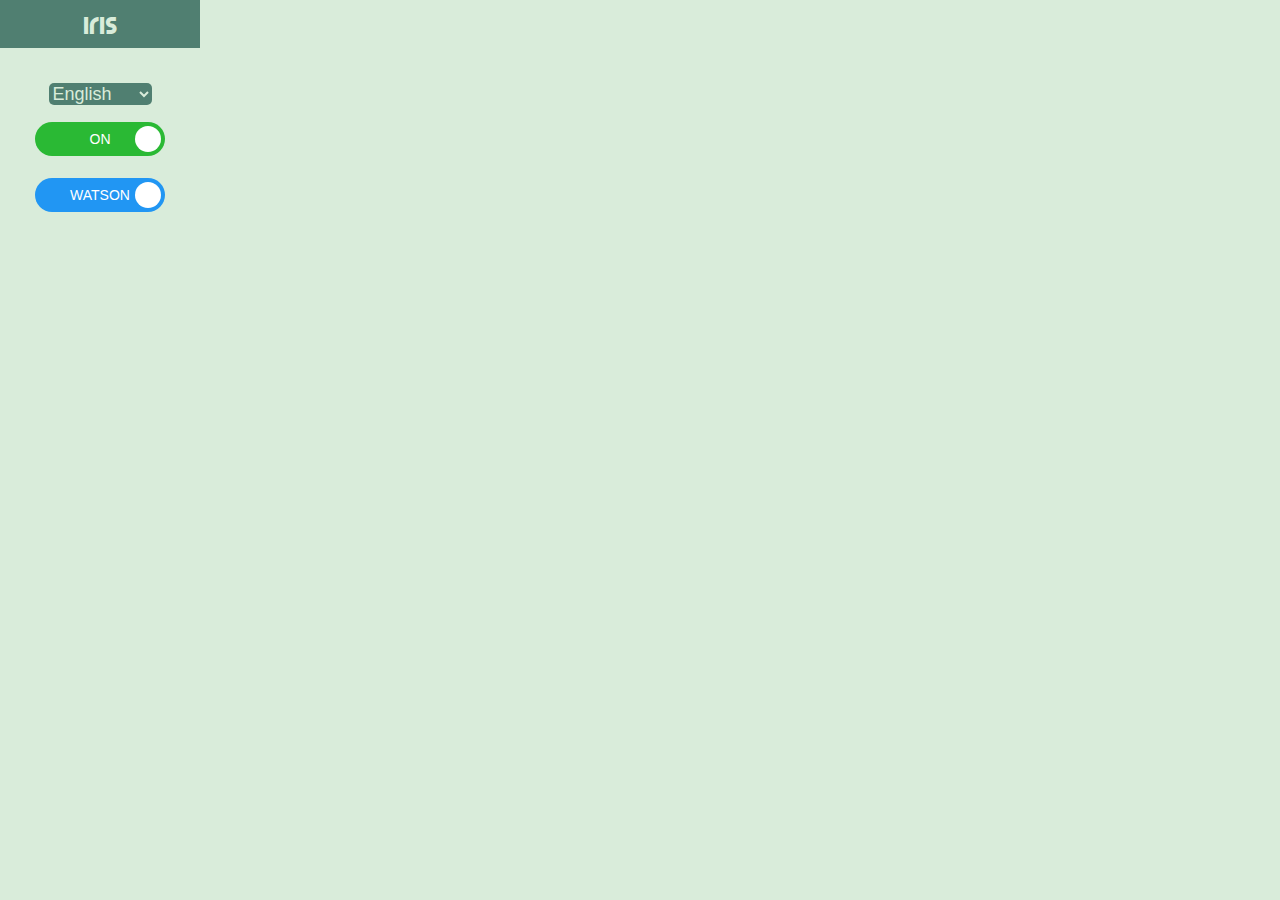
<file: index.html>
<!DOCTYPE html>
<html lang="en">

<head>
    <meta charset="UTF-8">
    <meta name="viewport" content="width=device-width, initial-scale=1.0">
    <meta http-equiv="X-UA-Compatible" content="ie=edge">
    <title>Iris</title>
    <link rel="stylesheet" href="https://maxcdn.bootstrapcdn.com/bootstrap/4.0.0/css/bootstrap.min.css">
    <link rel="stylesheet" type="text/css" href="style.css">
    <link href="https://fonts.googleapis.com/css?family=Iceland|Shrikhand" rel="stylesheet">
    <script src="jquery-3.3.1.js"></script>
    <script src="app.js"></script>
</head>

<body>
    <div class="container">
        <div class="row iris">
            <h1>IRIS</h1>
        </div>
        <div class="row">
            <select class="languages">
            </select>
        </div>
        <div class="row-switch">
            <label class="switch">
                    <input type="checkbox" id="isOn" checked>
                    <div class="slider-switch round">
                        <span class="on">ON</span>
                        <span class="off">OFF</span>
                    </div>
                </label>
        </div>
        <div class="row-switch">
            <label class="switch">
                    <input type="checkbox" id="isWatsonOrGoogle" checked>
                    <div class="slider-api round">
                        <span class="watson">WATSON</span>
                        <span class="google">GOOGLE</span>
                    </div>
                </label>
        </div>
    </div>
</body>

</html>
</file>
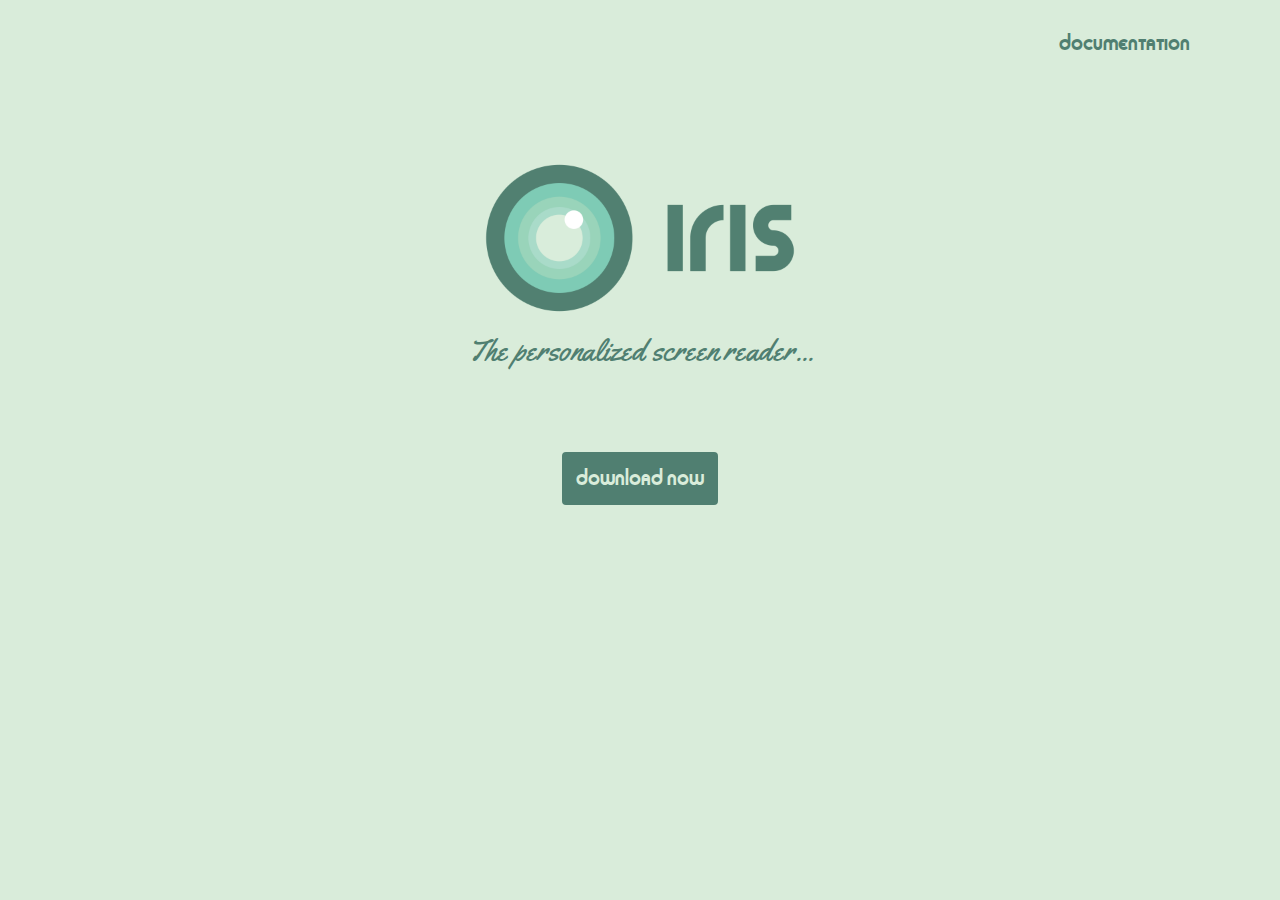
<file: docs/index.html>
<!DOCTYPE html>
<html lang="en">

<head>
    <meta charset="UTF-8">
    <meta name="viewport" content="width=device-width, initial-scale=1.0">
    <meta http-equiv="X-UA-Compatible" content="ie=edge">
    <link rel="stylesheet" href="https://maxcdn.bootstrapcdn.com/bootstrap/4.0.0/css/bootstrap.min.css">
    <link rel="stylesheet" href="front-page.css">
    <script src="https://cdnjs.cloudflare.com/ajax/libs/jquery/3.2.1/jquery.min.js"></script>
    <link href="https://fonts.googleapis.com/css?family=Iceland|Shrikhand|Damion|Yellowtail" rel="stylesheet">
    <link rel="shortcut icon" href="iris_eye.png" />
    <title>Iris Screen Reader</title>
</head>

<body>

    <div class="container-fluid">
        <div class="header row">
            <div id="top-menu">
                <ul class="top-menu">
                    <li class="menu-item">
                        <a href="documentation.html">Documentation</a>
                    </li>
                </ul>
            </div>
        </div>

        <div class="logo-holder">
            <img src="logo.png" alt="Iris" class="logo">
        </div>
        <div class="tagline">
            <span>The personalized screen reader...</span>
        </div>
​
        <iframe style="position: relative; left: 450px" id="rickroll" width="560" height="315" src="https://www.youtube.com/embed/DLzxrzFCyOs?autoplay=1"
            frameborder="0" allow="autoplay; encrypted-media" allowfullscreen hidden>We're no strangers to love You know the rules and so do I A full commitment's what I'm thinking of You wouldn't get this
            from any other guy I just wanna tell you how I'm feeling Gotta make you understand Never gonna give you up Never gonna let
            you down Never gonna run around and desert you Never gonna make you cry Never gonna say goodbye Never gonna tell a lie and
            hurt you We've known each other for so long Your heart's been aching but you're too shy to say it Inside we both know what's
            been going on We know the game and we're gonna play it And if you ask me how I'm feeling Don't tell me you're too blind to
            see Never gonna give you up Never gonna let you down Never gonna run around and desert you Never gonna make you cry Never
            gonna say goodbye Never gonna…</iframe>
        <div class="download-button">
            <button class="btn" onclick="document.getElementById('rickroll').hidden = false">Download Now</button>
        </div>
    </div>
</body>

</html>
</file>
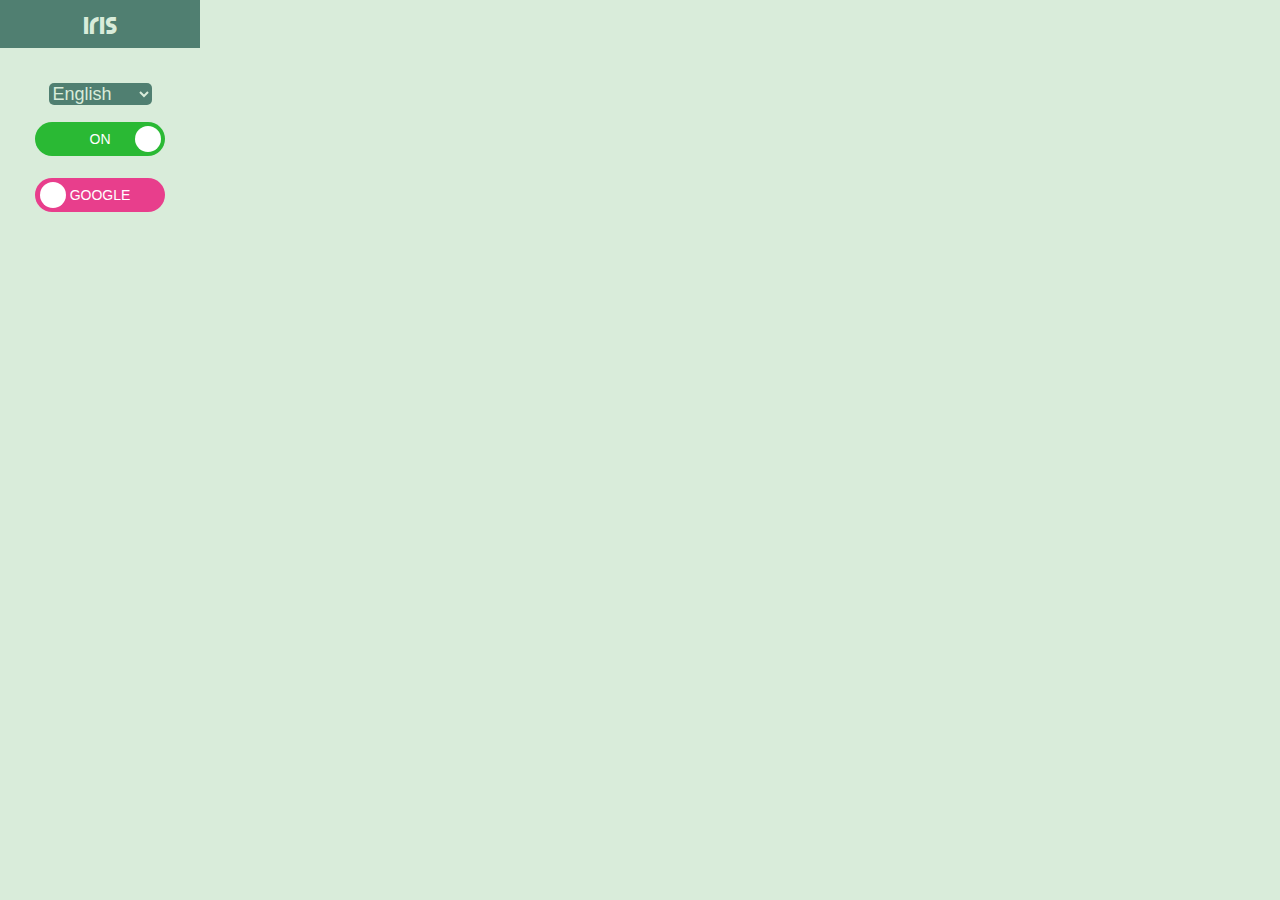
<file: popup.html>
<!DOCTYPE html>
<html lang="en">

<head>
    <meta charset="UTF-8">
    <meta name="viewport" content="width=device-width, initial-scale=1.0">
    <meta http-equiv="X-UA-Compatible" content="ie=edge">
    <title>Iris</title>
    <link rel="stylesheet" href="https://maxcdn.bootstrapcdn.com/bootstrap/4.0.0/css/bootstrap.min.css">
    <link rel="stylesheet" type="text/css" href="style.css">
    <link href="https://fonts.googleapis.com/css?family=Iceland|Shrikhand" rel="stylesheet">
    <script src="jquery-3.3.1.js"></script>
    <script src="app.js"></script>
</head>

<body>
    <div class="container">
        <div class="row iris">
            <h1>IRIS</h1>
        </div>
        <div class="row">
            <select class="languages">
            </select>
        </div>
        <div class="row-switch">
            <label class="switch">
                    <input type="checkbox" id="isOn" checked>
                    <div class="slider-switch round">
                        <span class="on">ON</span>
                        <span class="off">OFF</span>
                    </div>
                </label>
        </div>
        <div class="row-switch">
            <label class="switch">
                    <input type="checkbox" id="isWatsonOrGoogle">
                    <div class="slider-api round">
                        <span class="watson">WATSON</span>
                        <span class="google">GOOGLE</span>
                    </div>
                </label>
        </div>
    </div>
</body>

</html>
</file>
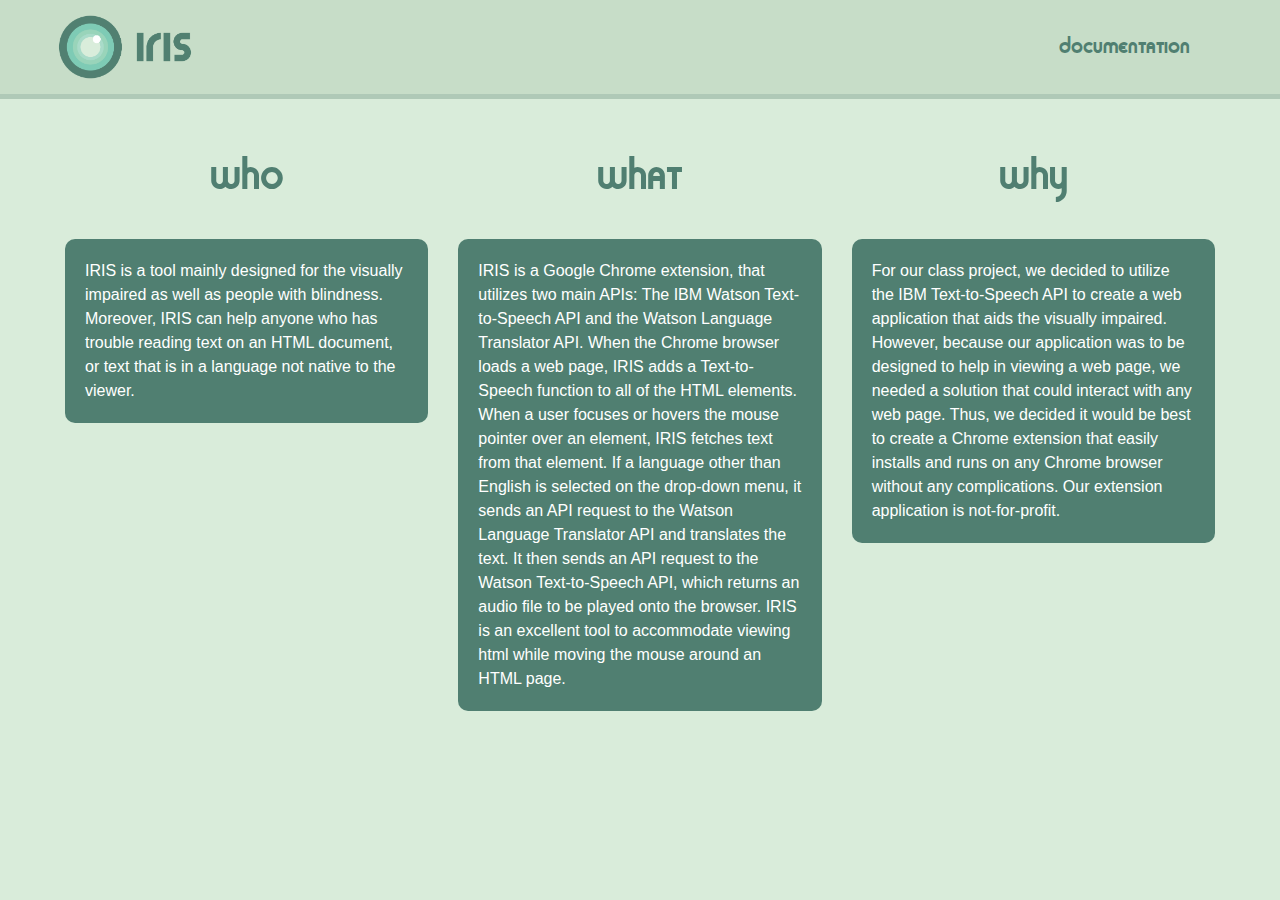
<file: docs/documentation.html>
<!DOCTYPE html>
<html lang="en">

<head>
    <meta charset="UTF-8">
    <meta name="viewport" content="width=device-width, initial-scale=1.0">
    <meta http-equiv="X-UA-Compatible" content="ie=edge">
    <link rel="stylesheet" href="https://maxcdn.bootstrapcdn.com/bootstrap/4.0.0/css/bootstrap.min.css">
    <link rel="stylesheet" href="documentation-style.css">
    <script src="https://cdnjs.cloudflare.com/ajax/libs/jquery/3.2.1/jquery.min.js"></script>
    <link href="https://fonts.googleapis.com/css?family=Iceland|Shrikhand" rel="stylesheet">
    <link rel="shortcut icon" href="iris_eye.png" />
    <title>Iris Documentation</title>
</head>

<body>
    <div class="container-fluid">
        <div class="header row">
            <div id="logo"><a href="index.html"><img src="logo.png" alt="Iris" id="iris-logo"></a></div>
            <div id="top-menu">
                <ul class="top-menu">
                    <li class="menu-item">
                        <a href="documentation.html">Documentation</a>
                </ul>
            </div>
        </div>

        <div class="row">
            <div class="title col-md-4">
                <span>Who</span>
            </div>
            <div class="title col-md-4">
                <span>What</span>
            </div>
            <div class="title col-md-4">
                <span>Why</span>
            </div>
        </div>
        <div class="row">
            <div class="section col-md-4" id="section-intro">
                <span class="description">
                        IRIS is a tool mainly designed for the visually impaired as well as people with blindness. Moreover, IRIS can help anyone who has trouble reading text on an HTML document, or text that is in a language not native to the viewer. 
                </span>
            </div>
            <div class="section col-md-4" id="section-intro">
                <span class="description">
                        IRIS is a Google Chrome extension, that utilizes two main APIs: The IBM Watson Text-to-Speech API and the Watson Language Translator API. When the Chrome browser loads a web page, IRIS adds a Text-to-Speech function to all of the HTML elements. When a user focuses or hovers the mouse pointer over an element, IRIS fetches text from that element. If a language other than English is selected on the drop-down menu, it sends an API request to the Watson Language Translator API and translates the text. It then sends an API request to the Watson Text-to-Speech API, which returns an audio file to be played onto the browser.
                        IRIS is an excellent tool to accommodate viewing html while moving the mouse around an HTML page.
                </span>
            </div>
            <div class="section col-md-4" id="section-intro">
                <span class="description">
                        For our class project, we decided to utilize the IBM Text-to-Speech API to create a web application that aids the visually impaired. However, because our application was to be designed to help in viewing a web page, we needed a solution that could interact with any web page. Thus, we decided it would be best to create a Chrome extension that easily installs and runs on any Chrome browser without any complications. Our extension application is not-for-profit.
                </span>
            </div>
        </div>
    </div>
</body>

</html>
</file>
<file: style.css>
@font-face {
    font-family: 'Sans Sara';
    src: url('sans-sara.ttf')
}

html {
    height: 200px;
    width: 200px;
}

body {
    background-color: rgb(217, 236, 218);
}

.row {
    text-align: center;
    position: relative;
    display: block;
}

.iris {
    font-family: 'Sans Sara', cursive;
    background-color: rgb(80, 127, 113);
    color: rgb(217, 236, 218);
    text-align: center;
    font-size: 35px;
    margin-bottom: 35px;
}

.languages {
    -webkit-border-radius: 5px;
    -moz-border-radius: 5px;
    border-radius: 5px;
    font-size: 18px;
    background-color: rgb(80, 127, 113);
    color: #d9ecda;
    border: 2pt rgb(80, 127, 113);
}

.single-language {
    margin-bottom: 10px;
    color: rgb(217, 236, 218);
    font-size: 18px;
    padding: 15px;
}

.single-language:hover {
    background-color: rgb(80, 127, 113);
    color: rgb(217, 236, 218);
}

.row-switch {
    text-align: center;
    margin-top: 15px;
}

/* style for switch element */
.switch {
    position: relative;
    display: inline-block;
    width: 130px;
    height: 34px;
    margin: 0px;
  }
  
  .switch input {display:none;}
  
  .slider-switch, .slider-api {
    position: absolute;
    cursor: pointer;
    top: 0;
    left: 0;
    right: 0;
    bottom: 0;
    background-color: #e83e8c;
    -webkit-transition: .4s;
    transition: .4s;
  }
  
  .slider-switch:before, .slider-api:before{
    position: absolute;
    content: "";
    height: 26px;
    width: 26px;
    left: 5px;
    bottom: 4px;
    background-color: white;
    -webkit-transition: .4s;
    transition: .4s;
  }
  
  input:checked + .slider-switch {
    background-color: #2ab934;
  }

  input:checked + .slider-api {
    background-color: #2196F3;
  }

  input:checked + .slider-switch:before,  input:checked + .slider-api:before  {
    -webkit-transform: translateX(95px);
    -ms-transform: translateX(95px);
    transform: translateX(95px);
  }
  
  /*------ ADDED CSS ---------*/
  .on, .watson
  {
    display: none;
  }
  
  .on, .off, .watson, .google
  {
    color: white;
    position: absolute;
    transform: translate(-50%,-50%);
    top: 50%;
    left: 50%;
    font-size: 14px;
    font-family: Verdana, sans-serif;
  }
  
  input:checked + .slider-switch .on, input:checked + .slider-api .watson
  {display: block;}
  
  input:checked + .slider-switch .off, input:checked + .slider-api .google
  {display: none;}
  
  /*--------- END --------*/
  
  /* Rounded sliders */
  .slider-switch.round, .slider-api.round {
    border-radius: 34px;
  }
  
  .slider-switch.round:before, .slider-api.round:before {
    border-radius: 50%;}
</file>
<file: docs/front-page.css>
@font-face {
    font-family: 'Sans Sara';
    src: url('sans-sara.ttf')
}

body {
    background-color: rgb(217, 236, 218);
}

.header {
    margin-top: 25px;
}

.row {
    padding: 0 50px;
}

#logo {
    font-family: 'Sans Sara', cursive;
    position: relative;
    font-size: 75px;
    color:  rgb(80, 127, 113);
    display: inline;
}

ul {
    list-style-type: none;
}

a {
    text-decoration: none;
    color: inherit;
}

a:hover {
    text-decoration: none;
    color: inherit;
}

ul {
    list-style-type: none;
}

.top-menu {
    margin: auto;
}

#top-menu {
    display: inline;
    position: relative;
    right: 0px;
    top: 0px;
    margin: auto 0 auto auto;
}

.menu-item {
    display: inline;
    color: rgb(80, 127, 113);
    font-family: 'Sans Sara', cursive;
    padding-bottom: 5px;
    transition: .5s;
    font-size: 25px;
    margin-right: 40px;
}

.menu-item a {
    padding-bottom: 2px;
}

.menu-item a:hover {
    border-bottom: 2pt solid rgb(80, 127, 113);
}

/* Body CSS */
.section {
    position: relative;
    display: block;
    padding-top: 25px;
    padding-bottom: 25px;
    height: 700px;
}

#section-intro {
    background-image: url("eye.png");
    background-size: cover;
    background-position: 0;
}

#section-who {
    background-color: white;
}

#section-what {
    background-color: rgb(217, 236, 218);
}

#section-why {
    background-color: white;
}

.section-title {
    color: rgb(80, 127, 113);
    font-family: 'Sans Sara';
    font-size: 40px;
    text-decoration: underline;
    position: relative;
    display: block;
}

.description {
    color: rgb(80, 127, 113);
    position: relative;
    display: block;
    padding: 0px
}

.logo {
    width: 350px;
    margin: 0 auto;
    position: relative;
    text-align: center;
    display: block;
}

.logo-holder {
    position: relative;
    margin-top: 100px;
}

.tagline {
    font-family: 'Yellowtail', cursive;
    color: rgb(80, 127, 113);
    font-size: 30px;
    margin: 0 auto;
    display: block;
    text-align: center;
    margin-top: 15px;
}

.download-button {
    text-align: center;
    margin-top: 55px;
}

.btn {
    font-family: 'Sans Sara';
    font-size: 25px;
    background-color: rgb(80, 127, 113);
    color: rgb(217, 236, 218);
    border: 2pt solid rgb(80, 127, 113);
    transition: .3s;
}

.btn:hover {
    color: rgb(80, 127, 113);
    background-color: rgb(217, 236, 218);
    border: 2pt solid rgb(80, 127, 113);
}
</file>
<file: docs/documentation-style.css>
@font-face {
    font-family: 'Sans Sara';
    src: url('sans-sara.ttf')
}

body {
    background-color: rgb(217, 236, 218);
}

.header {
    background-color: rgb(199, 221, 200);
    border-bottom: 4pt solid rgba(80, 127, 113, 0.2);
}

.row {
    padding: 0 50px;
}

#iris-logo {
    width: 150px;
}

#logo {
    /* font-family: 'Sans Sara', cursive;
    position: relative;
    font-size: 75px;
    color:  rgb(80, 127, 113);
    display: inline; */
    padding: 15px 0;
}

ul {
    list-style-type: none;
}

a {
    text-decoration: none;
    color: inherit;
}

a:hover {
    text-decoration: none;
    color: inherit;
}

ul {
    list-style-type: none;
}

.top-menu {
    margin: auto;
}

#top-menu {
    display: inline;
    position: relative;
    right: 0px;
    top: 0px;
    margin: auto 0 auto auto;
}

.menu-item {
    display: inline;
    color: rgb(80, 127, 113);
    font-family: 'Sans Sara', cursive;
    padding-bottom: 5px;
    transition: .5s;
    font-size: 25px;
    margin-right: 40px;
}

.menu-item a {
    padding-bottom: 2px;
    /* transition: .2s; */
}

.menu-item a:hover {
    border-bottom: 2pt solid rgb(80, 127, 113);
}

/* Body CSS */

.section {
    position: relative;
    display: block;
    padding-top: 25px;
    padding-bottom: 25px;
}

#section-intro {
    background-color: rgb(217, 236, 218);
}

#section-who {
    background-color: white;
}

#section-what {
    background-color: rgb(217, 236, 218);
}

#section-why {
    background-color: white;
}

.section-title {
    color: rgb(80, 127, 113);
    font-family: 'Sans Sara';
    font-size: 40px;
    text-decoration: underline;
    position: relative;
    display: block;
}

.description {
    color: white;
    position: relative;
    display: block;
    padding: 0px;
    background-color: rgb(80, 127, 113);
    padding: 20px;
    border-radius: 10px;
}

.title {
    font-family: 'Sans Sara';
    font-size: 50px;
    margin: 40px auto 0 auto;
    color: rgb(80, 127, 113);
    text-align: center;
}
</file>
